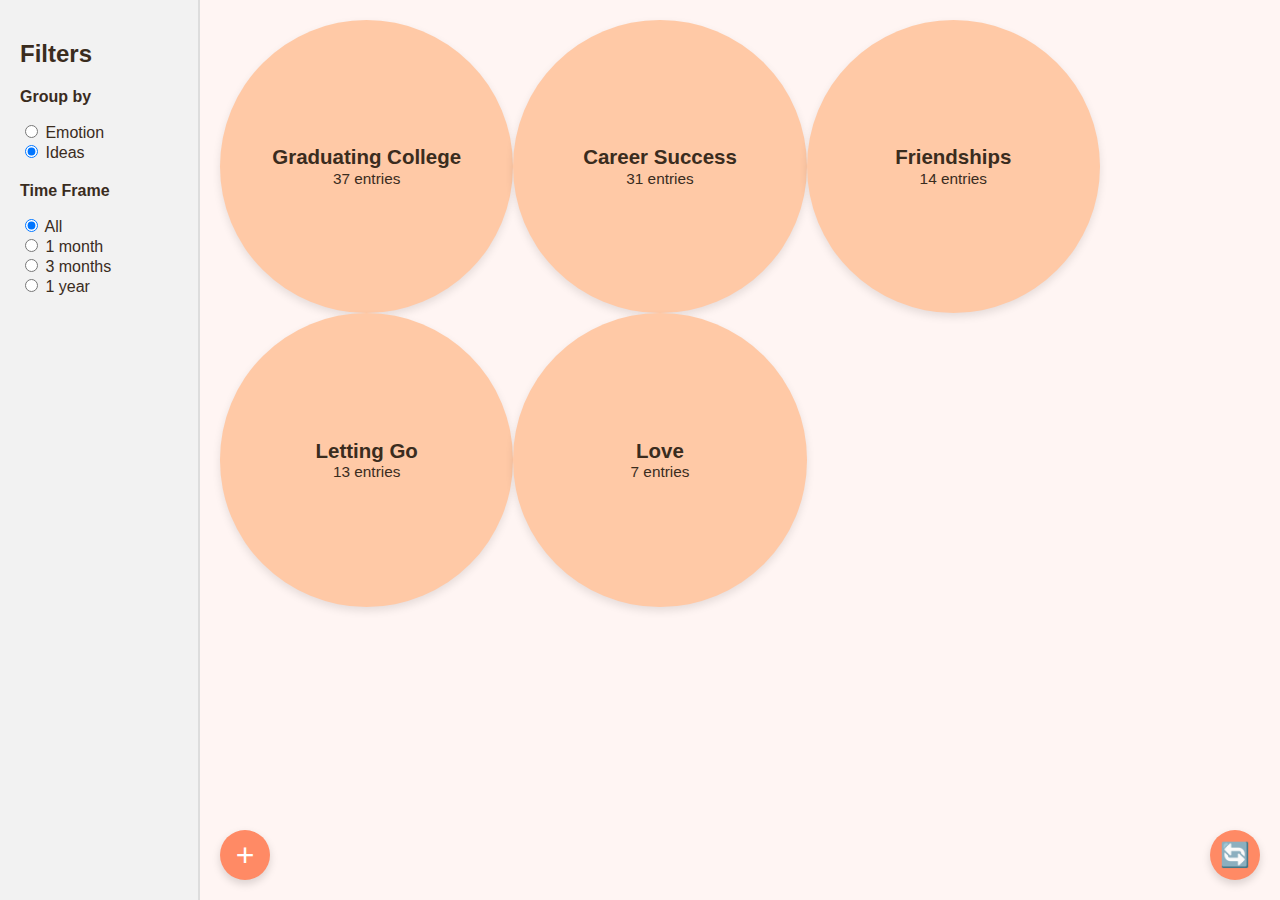
<file: index.html>
<!DOCTYPE html>
<html lang="en">
<head>
  <meta charset="UTF-8" />
  <meta name="viewport" content="width=device-width, initial-scale=1.0"/>
  <title>Emotion Bubble Journal</title>
  <link rel="stylesheet" href="styles.css" />
</head>
<body>
  <div class="container">
    <!-- Sidebar Filters -->
    <aside class="sidebar">
      <h2>Filters</h2>
      <div class="filter-section">
        <p><strong>Group by</strong></p>
        <label>
          <input type="radio" name="group" value="emotion" aria-label="Group by emotion"> Emotion
        </label><br>
        <label>
          <input type="radio" name="group" value="ideas" checked aria-label="Group by ideas"> Ideas
        </label>
      </div>
      <div class="filter-section">
        <p><strong>Time Frame</strong></p>
        <label>
          <input type="radio" name="time" value="all" checked aria-label="Show all entries"> All
        </label><br>
        <label>
          <input type="radio" name="time" value="1month" aria-label="Last 1 month"> 1 month
        </label><br>
        <label>
          <input type="radio" name="time" value="3months" aria-label="Last 3 months"> 3 months
        </label><br>
        <label>
          <input type="radio" name="time" value="1year" aria-label="Last 1 year"> 1 year
        </label>
      </div>
    </aside>

    <!-- Bubble Visualization -->
    <main class="bubbles floating-layout">
      <div class="bubble" style="--size: 37;" tabindex="0">
        <strong>Graduating College</strong>
        <span>37 entries</span>
      </div>
      <div class="bubble" style="--size: 31;" tabindex="0">
        <strong>Career Success</strong>
        <span>31 entries</span>
      </div>
      <div class="bubble" style="--size: 14;" tabindex="0">
        <strong>Friendships</strong>
        <span>14 entries</span>
      </div>
      <div class="bubble" style="--size: 13;" tabindex="0">
        <strong>Letting Go</strong>
        <span>13 entries</span>
      </div>
      <div class="bubble" style="--size: 7;" tabindex="0">
        <strong>Love</strong>
        <span>7 entries</span>
      </div>

      <!-- Buttons -->
      <button class="add-btn" aria-label="Add new journal entry">+</button>
      <button class="shuffle-btn" aria-label="Shuffle bubbles">🔄</button>
    </main>
  </div>

  <script src="script.js"></script>
</body>
</html>
</file>
<file: styles.css>
/* General Styles */
body {
  margin: 0;
  font-family: 'Segoe UI', sans-serif;
  background-color: #fff5f3;
  color: #3a2c1e;
  overflow: hidden;
}

/* Home Page Layout */
.container {
  display: flex;
  flex-direction: row;
  height: 100vh;
  width: 100vw;
  overflow: hidden;
}

/* Sidebar */
.sidebar {
  flex: 0 0 200px;
  padding: 20px;
  background-color: #f2f2f2;
  border-right: 2px solid #ddd;
  box-sizing: border-box;
}

.filter-section {
  margin-bottom: 20px;
}

/* Bubbles Container */
.floating-layout {
  position: relative;
  flex: 1;
  height: 100vh;
  overflow: hidden;
}

/* Bubble Style */
.bubble {
  position: absolute;
  aspect-ratio: 1 / 1;
  background-color: #ffc9a6;
  border-radius: 50%;
  display: flex;
  align-items: center;
  justify-content: center;
  text-align: center;
  flex-direction: column;
  padding: 10px;
  box-shadow: 0 4px 8px rgba(0,0,0,0.1);
  cursor: pointer;
  opacity: 0;
  overflow: hidden;
  transition: left 0.5s ease, top 0.5s ease, opacity 0.5s ease;
}

.bubble.animate {
  animation: fadeFloatIn 0.8s ease forwards, float 6s ease-in-out infinite;
  animation-delay: 0s, 1s;
}

.bubble strong {
  font-size: clamp(12px, 1.6vw, 22px);
  font-weight: bold;
  line-height: 1.2;
}
.bubble span {
  font-weight: normal;
  font-size: clamp(10px, 1.2vw, 16px);
}

/* Floating Animation */
@keyframes float {
  0%, 100% {
      transform: translateY(0);
  }
  50% {
      transform: translateY(-10px);
  }
}

/* Fade-In Animation */
@keyframes fadeFloatIn {
  0% {
      opacity: 0;
      transform: scale(0.8) translateY(10px);
  }
  100% {
      opacity: 1;
      transform: scale(1) translateY(0);
  }
}

/* Buttons (Home Page) */
.add-btn, .shuffle-btn {
  position: absolute;
  background-color: #ff8a65;
  color: white;
  border: none;
  border-radius: 50%;
  cursor: pointer;
  box-shadow: 0 4px 8px rgba(0,0,0,0.15);
  transition: transform 0.2s ease;
  z-index: 1000;
}
.add-btn {
  bottom: 20px;
  left: 20px;
  font-size: 32px;
  width: 50px;
  height: 50px;
}
.shuffle-btn {
  bottom: 20px;
  right: 20px;
  font-size: 24px;
  width: 50px;
  height: 50px;
}
.add-btn:hover, .add-btn:focus,
.shuffle-btn:hover, .shuffle-btn:focus {
  transform: scale(1.1);
  outline: none;
}

/* Responsive Home Page */
@media (max-width: 768px) {
.sidebar {
  flex: 0 0 100%;
  border-right: none;
  border-bottom: 2px solid #ddd;
}
.container {
  flex-direction: column;
}
.add-btn {
  left: 50%;
  transform: translateX(-50%);
}
}

/* Journal Page Styles */
.journal-container {
  width: 100vw;
  height: 100vh;
  background-color: #fff5f3;
  padding: 20px;
  box-sizing: border-box;
  overflow-y: auto;
}

.journal-header {
  display: flex;
  align-items: center;
  justify-content: space-between;
  margin-bottom: 10px;
}

.journal-header h1 {
  margin: 0;
  font-size: 1.8rem;
}

.back-btn {
  background-color: #ff8a65;
  color: white;
  border: none;
  border-radius: 4px;
  padding: 8px 12px;
  cursor: pointer;
  font-size: 1rem;
  box-shadow: 0 4px 8px rgba(0,0,0,0.15);
  transition: background-color 0.2s ease;
}
.back-btn:hover, .back-btn:focus {
  background-color: #e67e52;
  outline: none;
}

/* AI Insight Section */
.ai-insight {
  background-color: #ffe9de;
  border-left: 4px solid #ff8a65;
  padding: 12px 20px;
  margin-bottom: 20px;
  font-size: 1.1rem;
}

/* Journal Entry Grid */
.entries-list {
  display: grid;
  grid-template-columns: repeat(auto-fill, minmax(300px, 1fr));
  gap: 20px;
}

.entry-box {
  background-color: #ffc9a6;
  padding: 20px;
  border-radius: 12px;
  box-shadow: 0 4px 6px rgba(0,0,0,0.1);
  cursor: pointer;
  transition: transform 0.2s ease;
  min-height: 180px; /* Increased height for more room */
}

.entry-box:hover, .entry-box:focus {
  transform: scale(1.02);
  outline: none;
}

/* Modal Styles (Journal Entry Pop-Out) */
.modal {
display: none;
position: fixed;
z-index: 2000;
left: 0;
top: 0;
width: 100%;
height: 100%;
overflow: auto;
background-color: rgba(0,0,0,0.5);
}

.modal-content {
background-color: #fff;
margin: 10% auto;
padding: 20px;
border: 1px solid #888;
width: 80%;
max-width: 600px;
border-radius: 8px;
position: relative;
outline: none;
}

.close-btn {
color: #aaa;
position: absolute;
top: 10px;
right: 15px;
font-size: 28px;
font-weight: bold;
cursor: pointer;
}
.close-btn:hover,
.close-btn:focus {
color: black;
text-decoration: none;
outline: none;
}
</file>
